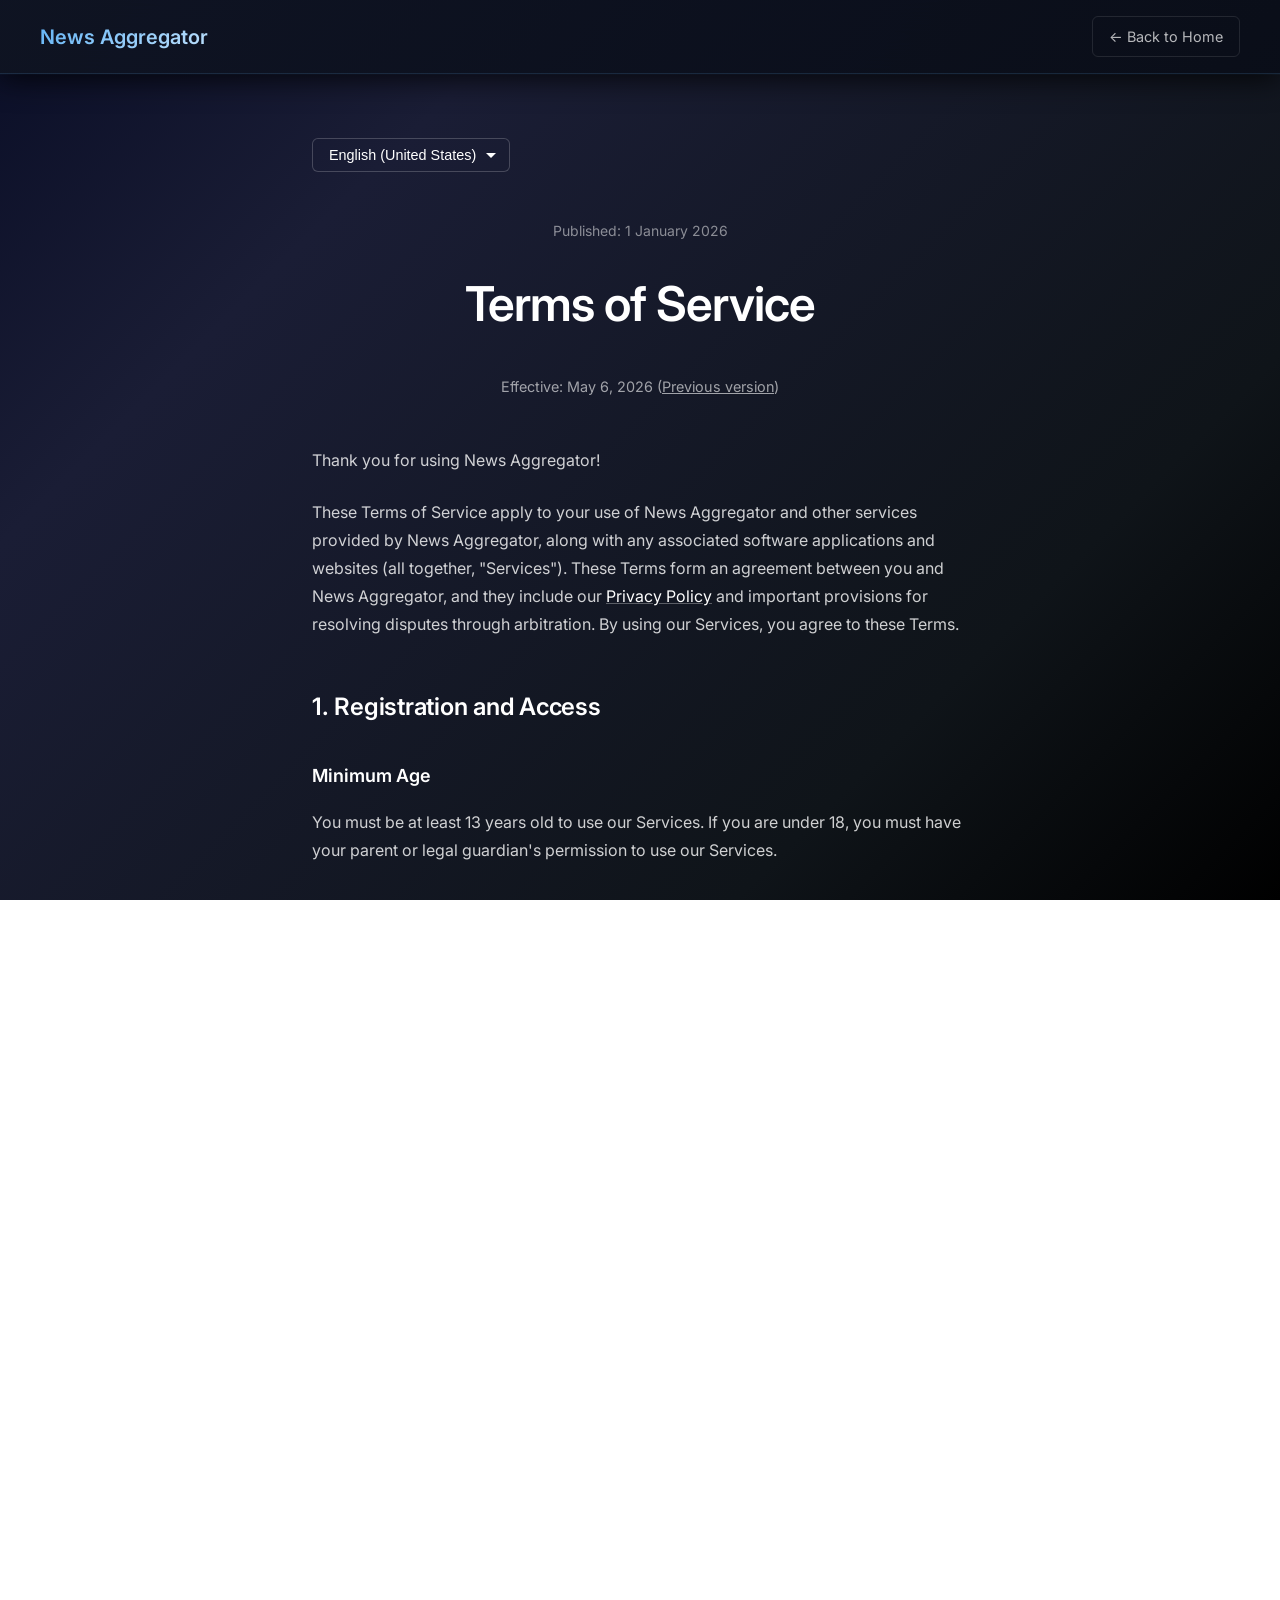
<file: index.html>
<!DOCTYPE html>
<html lang="en">
<head>
    <meta charset="UTF-8">
    <meta name="viewport" content="width=device-width, initial-scale=1.0">
    <title>Terms of Service - News Aggregator</title>
    <link href="https://fonts.googleapis.com/css2?family=Inter:wght@300;400;500;600;700&display=swap" rel="stylesheet">
    <style>
        * {
            margin: 0;
            padding: 0;
            box-sizing: border-box;
        }
        
        body {
            font-family: 'Inter', -apple-system, BlinkMacSystemFont, 'Segoe UI', sans-serif;
            background: linear-gradient(135deg, #0a0e27 0%, #1a1d35 25%, #0f1419 75%, #000000 100%);
            background-attachment: fixed;
            color: #ffffff;
            line-height: 1.6;
            -webkit-font-smoothing: antialiased;
            -moz-osx-font-smoothing: grayscale;
        }
        
        /* Header */
        header {
            background: linear-gradient(135deg, rgba(15, 20, 35, 0.98) 0%, rgba(10, 14, 25, 0.98) 100%);
            backdrop-filter: blur(20px);
            border-bottom: 1px solid rgba(100, 181, 246, 0.15);
            padding: 1rem 2rem;
            position: sticky;
            top: 0;
            z-index: 100;
            box-shadow: 0 4px 30px rgba(0, 0, 0, 0.8), 0 0 1px rgba(100, 181, 246, 0.3);
        }
        
        .header-content {
            max-width: 1200px;
            margin: 0 auto;
            display: flex;
            justify-content: space-between;
            align-items: center;
        }
        
        .logo {
            font-size: 1.25rem;
            font-weight: 600;
            color: #ffffff;
            text-decoration: none;
            display: flex;
            align-items: center;
            gap: 0.5rem;
            background: linear-gradient(135deg, #64b5f6 0%, #90caf9 50%, #bbdefb 100%);
            -webkit-background-clip: text;
            -webkit-text-fill-color: transparent;
            background-clip: text;
        }
        
        .back-link {
            color: rgba(255, 255, 255, 0.7);
            text-decoration: none;
            font-size: 0.9rem;
            transition: color 0.2s;
            padding: 0.5rem 1rem;
            border-radius: 6px;
            border: 1px solid rgba(255, 255, 255, 0.1);
        }
        
        .back-link:hover {
            color: #ffffff;
            background: rgba(255, 255, 255, 0.05);
        }
        
        /* Main Container */
        .container {
            max-width: 720px;
            margin: 0 auto;
            padding: 4rem 2rem 6rem;
        }
        
        /* Language Selector */
        .language-selector {
            margin-bottom: 3rem;
        }
        
        .language-select {
            background: transparent;
            border: 1px solid rgba(255, 255, 255, 0.2);
            color: #ffffff;
            padding: 0.5rem 2rem 0.5rem 1rem;
            border-radius: 6px;
            font-size: 0.9rem;
            cursor: pointer;
            appearance: none;
            background-image: url("data:image/svg+xml,%3Csvg xmlns='http://www.w3.org/2000/svg' width='12' height='12' viewBox='0 0 12 12'%3E%3Cpath fill='%23ffffff' d='M6 9L1 4h10z'/%3E%3C/svg%3E");
            background-repeat: no-repeat;
            background-position: right 0.75rem center;
        }
        
        .language-select:focus {
            outline: none;
            border-color: rgba(255, 255, 255, 0.4);
        }
        
        /* Published Date */
        .published-date {
            text-align: center;
            color: rgba(255, 255, 255, 0.5);
            font-size: 0.875rem;
            margin-bottom: 1.5rem;
            font-weight: 400;
        }
        
        /* Title */
        h1 {
            font-size: 3rem;
            font-weight: 600;
            text-align: center;
            margin-bottom: 2rem;
            letter-spacing: -0.02em;
        }
        
        /* Effective Date */
        .effective-date {
            text-align: center;
            color: rgba(255, 255, 255, 0.6);
            font-size: 0.9rem;
            margin-bottom: 3rem;
        }
        
        .effective-date a {
            color: rgba(255, 255, 255, 0.6);
            text-decoration: underline;
        }
        
        .effective-date a:hover {
            color: rgba(255, 255, 255, 0.8);
        }
        
        /* Content */
        .content {
            color: rgba(255, 255, 255, 0.8);
            font-size: 1rem;
            line-height: 1.75;
        }
        
        .content p {
            margin-bottom: 1.5rem;
        }
        
        .content h2 {
            font-size: 1.5rem;
            font-weight: 600;
            margin-top: 3rem;
            margin-bottom: 1.5rem;
            color: #ffffff;
            letter-spacing: -0.01em;
        }
        
        .content h3 {
            font-size: 1.125rem;
            font-weight: 600;
            margin-top: 2rem;
            margin-bottom: 1rem;
            color: #ffffff;
        }
        
        .content ul, .content ol {
            margin-left: 1.5rem;
            margin-bottom: 1.5rem;
        }
        
        .content li {
            margin-bottom: 0.75rem;
            color: rgba(255, 255, 255, 0.8);
        }
        
        .content a {
            color: #ffffff;
            text-decoration: underline;
            text-decoration-color: rgba(255, 255, 255, 0.3);
            transition: text-decoration-color 0.2s;
        }
        
        .content a:hover {
            text-decoration-color: rgba(255, 255, 255, 0.8);
        }
        
        .content strong {
            color: #ffffff;
            font-weight: 600;
        }
        
        /* Info Box */
        .info-box {
            background: rgba(255, 255, 255, 0.05);
            border: 1px solid rgba(255, 255, 255, 0.1);
            border-radius: 8px;
            padding: 1.5rem;
            margin: 2rem 0;
        }
        
        .info-box p {
            margin-bottom: 0;
        }
        
        /* Footer */
        footer {
            border-top: 1px solid rgba(255, 255, 255, 0.1);
            padding: 2rem;
            text-align: center;
        }
        
        .footer-content {
            max-width: 720px;
            margin: 0 auto;
            color: rgba(255, 255, 255, 0.5);
            font-size: 0.875rem;
        }
        
        .footer-links {
            display: flex;
            justify-content: center;
            gap: 2rem;
            margin-bottom: 1rem;
            flex-wrap: wrap;
        }
        
        .footer-links a {
            color: rgba(255, 255, 255, 0.6);
            text-decoration: none;
            transition: color 0.2s;
        }
        
        .footer-links a:hover {
            color: #ffffff;
        }
        
        /* Responsive */
        @media (max-width: 768px) {
            h1 {
                font-size: 2rem;
            }
            
            .container {
                padding: 3rem 1.5rem 4rem;
            }
            
            header {
                padding: 1rem 1.5rem;
            }
            
            .header-content {
                flex-direction: column;
                gap: 1rem;
            }
        }
    </style>
</head>
<body>
    <header>
        <div class="header-content">
            <a href="index.html" class="logo">News Aggregator</a>
            <a href="index.html" class="back-link">← Back to Home</a>
        </div>
    </header>

    <div class="container">
        <div class="language-selector">
            <select class="language-select">
                <option value="en">English (United States)</option>
            </select>
        </div>

        <div class="published-date">Published: 1 January 2026</div>

        <h1>Terms of Service</h1>

        <div class="effective-date">
            Effective: May 6, 2026 (<a href="#previous">Previous version</a>)
        </div>

        <div class="content">
            <p>Thank you for using News Aggregator!</p>

            <p>These Terms of Service apply to your use of News Aggregator and other services provided by News Aggregator, along with any associated software applications and websites (all together, "Services"). These Terms form an agreement between you and News Aggregator, and they include our <a href="privacy.html">Privacy Policy</a> and important provisions for resolving disputes through arbitration. By using our Services, you agree to these Terms.</p>

            <h2>1. Registration and Access</h2>
            
            <h3>Minimum Age</h3>
            <p>You must be at least 13 years old to use our Services. If you are under 18, you must have your parent or legal guardian's permission to use our Services.</p>

            <h3>Registration</h3>
            <p>When you create an account with us, you must provide accurate, complete, and current information at all times. You are responsible for safeguarding your password and for all activities that occur under your account. We offer multiple authentication methods:</p>
            <ul>
                <li><strong>Email & Password:</strong> Traditional account creation with secure password hashing</li>
                <li><strong>Google Sign-In:</strong> OAuth 2.0 authentication via Google Identity Services</li>
            </ul>

            <h3>Account Security</h3>
            <p>You agree to:</p>
            <ul>
                <li>Keep your password confidential and not share it with anyone</li>
                <li>Notify us immediately of any unauthorized access or security breach</li>
                <li>Accept responsibility for all activities under your account</li>
                <li>Use a strong, unique password for your account</li>
            </ul>

            <h2>2. Using Our Services</h2>

            <h3>What You Can Do</h3>
            <p>Subject to your compliance with these Terms, you may access and use our Services for personal, non-commercial purposes. Our Services provide:</p>
            <ul>
                <li>Real-time news aggregation from multiple sources</li>
                <li>Personalized news feeds based on your preferences</li>
                <li>Advanced search and filtering capabilities</li>
                <li>Bookmarking functionality for registered users</li>
                <li>Multi-device access with responsive design</li>
            </ul>

            <div class="info-box">
                <p><strong>Important:</strong> We do not create, host, or own the news content displayed on our platform. All articles, headlines, and media are the property of their respective original publishers. We act solely as an aggregator and provide links to the original sources.</p>
            </div>

            <h3>What You Cannot Do</h3>
            <p>You may not use our Services to:</p>
            <ul>
                <li>Scrape, datamine, or mechanically extract content without express written permission</li>
                <li>Attempt to bypass or compromise our security features</li>
                <li>Impersonate any person or entity</li>
                <li>Engage in any activity that disrupts or interferes with the Services</li>
                <li>Use automated tools (bots, scrapers) to access the Services</li>
                <li>Violate any applicable laws or regulations</li>
                <li>Infringe on intellectual property rights</li>
                <li>Transmit malicious code or viruses</li>
            </ul>

            <h2>3. Content and Intellectual Property</h2>

            <h3>Our Content</h3>
            <p>The News Aggregator interface, original graphics, design, software code, and database structure are the exclusive property of News Aggregator and its licensors. You may not reproduce, distribute, modify, or create derivative works without our permission.</p>

            <h3>Third-Party Content</h3>
            <p>All news articles, headlines, summaries, and images are the property of their respective original publishers and copyright holders. We display excerpts and link directly to the original source in accordance with fair use principles.</p>

            <h3>Copyright Infringement</h3>
            <p>If you believe your copyrighted work has been used on our platform in a way that constitutes copyright infringement, please contact us with:</p>
            <ul>
                <li>Description of the copyrighted work</li>
                <li>URL of the allegedly infringing content</li>
                <li>Your contact information</li>
                <li>A statement of good faith belief</li>
                <li>Electronic or physical signature</li>
            </ul>

            <h2>4. Privacy and Data Protection</h2>
            <p>Your privacy is important to us. Our <a href="privacy.html">Privacy Policy</a> explains how we collect, use, and protect your personal information. By using our Services, you agree to our data practices as described in the Privacy Policy.</p>

            <p>We implement industry-standard security measures including:</p>
            <ul>
                <li>Bcrypt password hashing with cost factor 12</li>
                <li>HTTPOnly and SameSite cookies</li>
                <li>Session regeneration to prevent fixation attacks</li>
                <li>Rate limiting to prevent brute force attacks</li>
                <li>SQL injection prevention with prepared statements</li>
            </ul>

            <h2>5. Disclaimers and Limitations</h2>

            <h3>Service "As Is"</h3>
            <p>THE SERVICES ARE PROVIDED "AS IS" AND "AS AVAILABLE" WITHOUT WARRANTIES OF ANY KIND, EITHER EXPRESS OR IMPLIED. We do not warrant that:</p>
            <ul>
                <li>The Services will be uninterrupted, timely, secure, or error-free</li>
                <li>The content will be accurate, reliable, or complete</li>
                <li>Any errors will be corrected</li>
                <li>The Services will meet your requirements</li>
            </ul>

            <h3>Limitation of Liability</h3>
            <p>TO THE MAXIMUM EXTENT PERMITTED BY LAW, NEWS AGGREGATOR SHALL NOT BE LIABLE FOR ANY INDIRECT, INCIDENTAL, SPECIAL, CONSEQUENTIAL, OR PUNITIVE DAMAGES, INCLUDING WITHOUT LIMITATION, LOSS OF PROFITS, DATA, USE, GOODWILL, OR OTHER INTANGIBLE LOSSES.</p>

            <p>Our total liability shall not exceed the greater of (a) the amount you paid us in the 12 months preceding the claim, or (b) $100 USD.</p>

            <h2>6. Termination</h2>
            <p>We may suspend or terminate your access to the Services at any time, without prior notice, for conduct that we believe:</p>
            <ul>
                <li>Violates these Terms or our Acceptable Use Policy</li>
                <li>Is harmful to other users or third parties</li>
                <li>Involves fraudulent, illegal, or abusive activity</li>
                <li>Exposes us to legal liability</li>
            </ul>

            <p>You may delete your account at any time through the Settings page. Upon deletion, your personal data will be handled in accordance with our Privacy Policy.</p>

            <h2>7. Changes to These Terms</h2>
            <p>We may update these Terms from time to time. If we make material changes, we will:</p>
            <ul>
                <li>Update the "Effective" date at the top of this page</li>
                <li>Provide at least 30 days' notice for significant changes</li>
                <li>Notify registered users via email or prominent notice</li>
            </ul>

            <p>By continuing to use the Services after changes become effective, you agree to be bound by the updated Terms.</p>

            <h2>8. Dispute Resolution</h2>

            <h3>Governing Law</h3>
            <p>These Terms shall be governed by and construed in accordance with applicable laws, without regard to conflict of law provisions.</p>

            <h3>Arbitration</h3>
            <p>Any disputes arising from these Terms or your use of the Services shall be resolved through good faith negotiation. If negotiation fails, disputes may be submitted to binding arbitration or the appropriate courts.</p>

            <h2>9. General Terms</h2>

            <h3>Entire Agreement</h3>
            <p>These Terms, together with our Privacy Policy, constitute the entire agreement between you and News Aggregator regarding the Services.</p>

            <h3>Severability</h3>
            <p>If any provision of these Terms is found to be unenforceable, that provision shall be limited or eliminated to the minimum extent necessary, and the remaining provisions shall remain in full force.</p>

            <h3>No Waiver</h3>
            <p>Our failure to enforce any right or provision of these Terms shall not constitute a waiver of such right or provision.</p>

            <h3>Assignment</h3>
            <p>You may not assign or transfer these Terms without our prior written consent. We may assign these Terms without restriction.</p>

            <h2>10. Contact Us</h2>
            <p>If you have any questions about these Terms, please contact us:</p>
            <ul>
                <li><strong>Developer:</strong> Ashish Gupta</li>
                <li><strong>Portfolio:</strong> <a href="https://bitcodeashishcloud.github.io/Ashish-Gupta" target="_blank">Visit Portfolio</a></li>
                <li><strong>GitHub:</strong> <a href="https://github.com/bitcodeAShishcloud" target="_blank">@bitcodeAShishcloud</a></li>
                <li><strong>LinkedIn:</strong> <a href="https://www.linkedin.com/in/ashish-gupta-037973259/" target="_blank">Ashish Gupta</a></li>
            </ul>

            <p>For urgent security issues, please mark your communication as "URGENT - SECURITY" in the subject line.</p>
        </div>
    </div>

    <footer>
        <div class="footer-content">
            <div class="footer-links">
                <a href="index.html">Home</a>
                <a href="privacy.html">Privacy Policy</a>
                <a href="#contact">Contact</a>
            </div>
            <p>&copy; 2026 News Aggregator. All rights reserved.</p>
        </div>
    </footer>
</body>
</html>
</file>
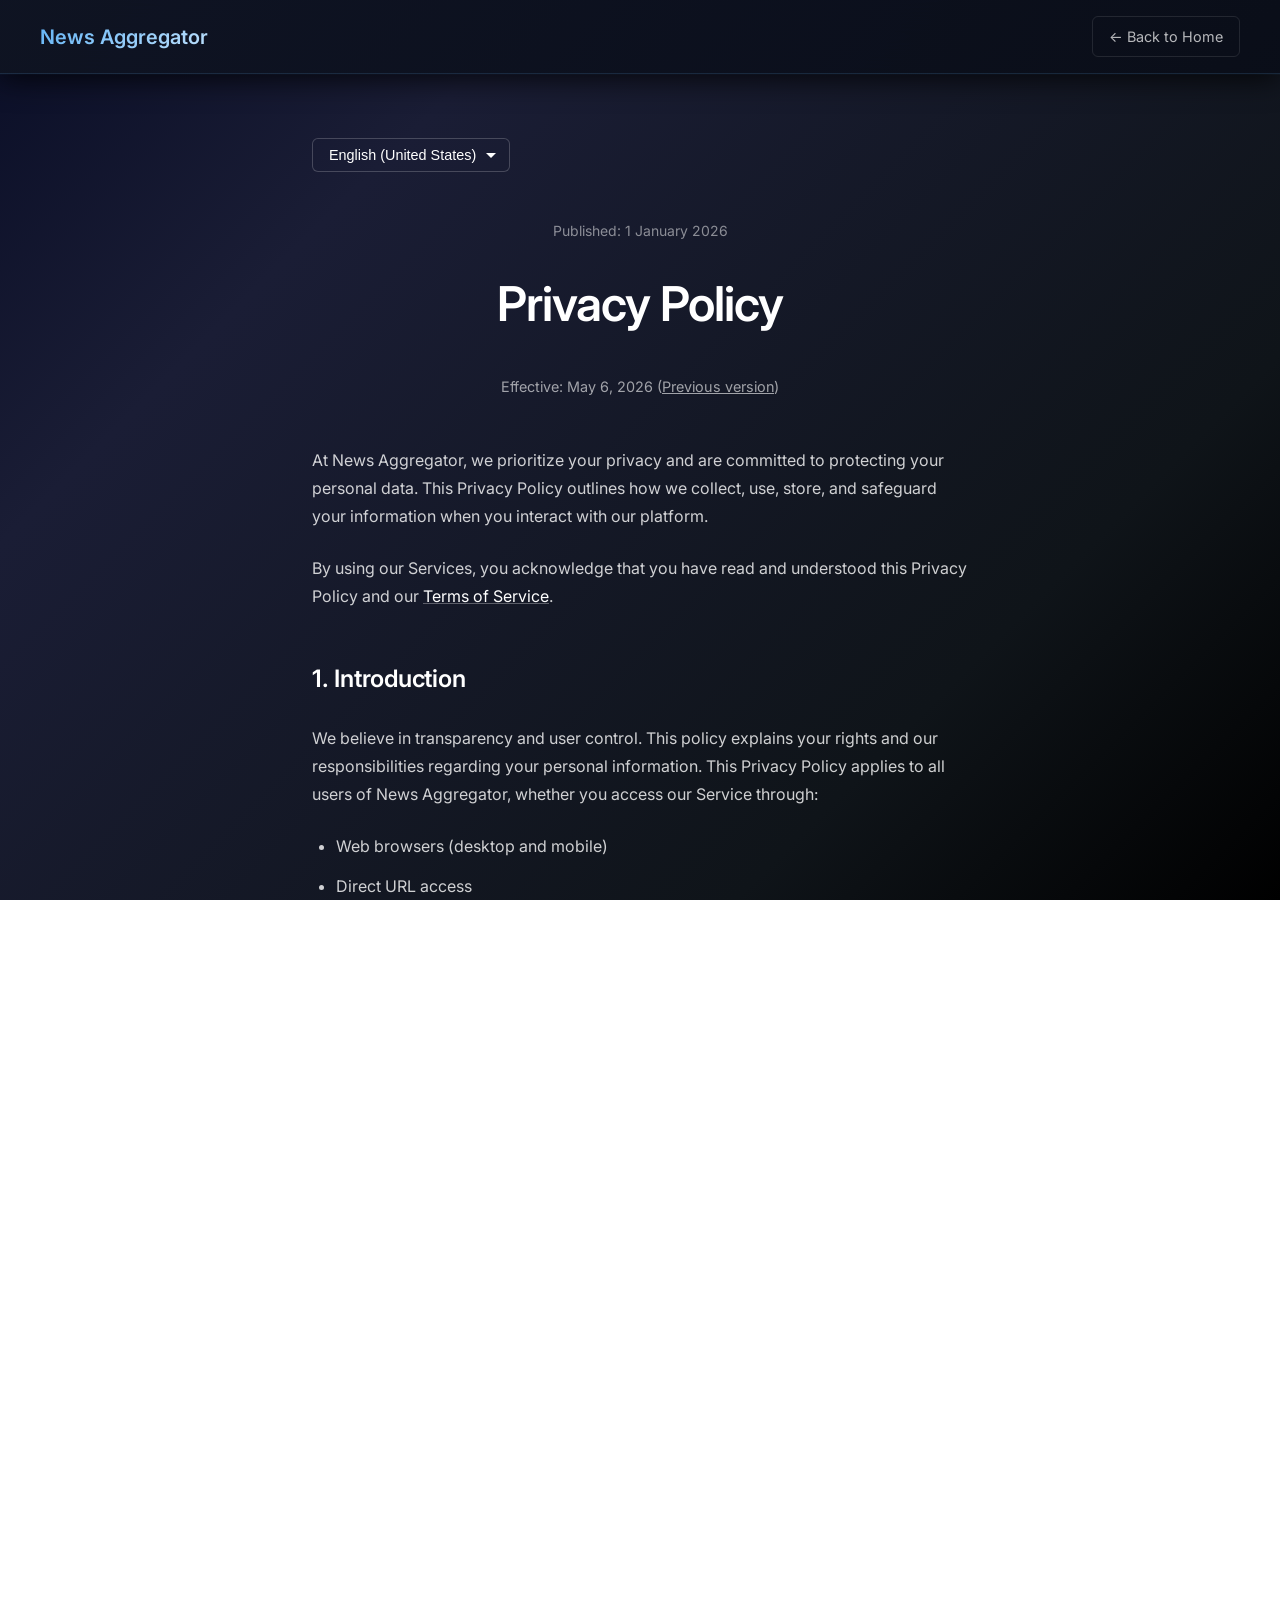
<file: public/privacy.html>
<!DOCTYPE html>
<html lang="en">
<head>
    <meta charset="UTF-8">
    <meta name="viewport" content="width=device-width, initial-scale=1.0">
    <title>Privacy Policy - News Aggregator</title>
    <link href="https://fonts.googleapis.com/css2?family=Inter:wght@300;400;500;600;700&display=swap" rel="stylesheet">
    <style>
        * {
            margin: 0;
            padding: 0;
            box-sizing: border-box;
        }
        
        body {
            font-family: 'Inter', -apple-system, BlinkMacSystemFont, 'Segoe UI', sans-serif;
            background: linear-gradient(135deg, #0a0e27 0%, #1a1d35 25%, #0f1419 75%, #000000 100%);
            background-attachment: fixed;
            color: #ffffff;
            line-height: 1.6;
            -webkit-font-smoothing: antialiased;
            -moz-osx-font-smoothing: grayscale;
        }
        
        /* Header */
        header {
            background: linear-gradient(135deg, rgba(15, 20, 35, 0.98) 0%, rgba(10, 14, 25, 0.98) 100%);
            backdrop-filter: blur(20px);
            border-bottom: 1px solid rgba(100, 181, 246, 0.15);
            padding: 1rem 2rem;
            position: sticky;
            top: 0;
            z-index: 100;
            box-shadow: 0 4px 30px rgba(0, 0, 0, 0.8), 0 0 1px rgba(100, 181, 246, 0.3);
        }
        
        .header-content {
            max-width: 1200px;
            margin: 0 auto;
            display: flex;
            justify-content: space-between;
            align-items: center;
        }
        
        .logo {
            font-size: 1.25rem;
            font-weight: 600;
            color: #ffffff;
            text-decoration: none;
            display: flex;
            align-items: center;
            gap: 0.5rem;
            background: linear-gradient(135deg, #64b5f6 0%, #90caf9 50%, #bbdefb 100%);
            -webkit-background-clip: text;
            -webkit-text-fill-color: transparent;
            background-clip: text;
        }
        
        .back-link {
            color: rgba(255, 255, 255, 0.7);
            text-decoration: none;
            font-size: 0.9rem;
            transition: color 0.2s;
            padding: 0.5rem 1rem;
            border-radius: 6px;
            border: 1px solid rgba(255, 255, 255, 0.1);
        }
        
        .back-link:hover {
            color: #ffffff;
            background: rgba(255, 255, 255, 0.05);
        }
        
        /* Main Container */
        .container {
            max-width: 720px;
            margin: 0 auto;
            padding: 4rem 2rem 6rem;
        }
        
        /* Language Selector */
        .language-selector {
            margin-bottom: 3rem;
        }
        
        .language-select {
            background: transparent;
            border: 1px solid rgba(255, 255, 255, 0.2);
            color: #ffffff;
            padding: 0.5rem 2rem 0.5rem 1rem;
            border-radius: 6px;
            font-size: 0.9rem;
            cursor: pointer;
            appearance: none;
            background-image: url("data:image/svg+xml,%3Csvg xmlns='http://www.w3.org/2000/svg' width='12' height='12' viewBox='0 0 12 12'%3E%3Cpath fill='%23ffffff' d='M6 9L1 4h10z'/%3E%3C/svg%3E");
            background-repeat: no-repeat;
            background-position: right 0.75rem center;
        }
        
        .language-select:focus {
            outline: none;
            border-color: rgba(255, 255, 255, 0.4);
        }
        
        /* Published Date */
        .published-date {
            text-align: center;
            color: rgba(255, 255, 255, 0.5);
            font-size: 0.875rem;
            margin-bottom: 1.5rem;
            font-weight: 400;
        }
        
        /* Title */
        h1 {
            font-size: 3rem;
            font-weight: 600;
            text-align: center;
            margin-bottom: 2rem;
            letter-spacing: -0.02em;
        }
        
        /* Effective Date */
        .effective-date {
            text-align: center;
            color: rgba(255, 255, 255, 0.6);
            font-size: 0.9rem;
            margin-bottom: 3rem;
        }
        
        .effective-date a {
            color: rgba(255, 255, 255, 0.6);
            text-decoration: underline;
        }
        
        .effective-date a:hover {
            color: rgba(255, 255, 255, 0.8);
        }
        
        /* Content */
        .content {
            color: rgba(255, 255, 255, 0.8);
            font-size: 1rem;
            line-height: 1.75;
        }
        
        .content p {
            margin-bottom: 1.5rem;
        }
        
        .content h2 {
            font-size: 1.5rem;
            font-weight: 600;
            margin-top: 3rem;
            margin-bottom: 1.5rem;
            color: #ffffff;
            letter-spacing: -0.01em;
        }
        
        .content h3 {
            font-size: 1.125rem;
            font-weight: 600;
            margin-top: 2rem;
            margin-bottom: 1rem;
            color: #ffffff;
        }
        
        .content ul, .content ol {
            margin-left: 1.5rem;
            margin-bottom: 1.5rem;
        }
        
        .content li {
            margin-bottom: 0.75rem;
            color: rgba(255, 255, 255, 0.8);
        }
        
        .content a {
            color: #ffffff;
            text-decoration: underline;
            text-decoration-color: rgba(255, 255, 255, 0.3);
            transition: text-decoration-color 0.2s;
        }
        
        .content a:hover {
            text-decoration-color: rgba(255, 255, 255, 0.8);
        }
        
        .content strong {
            color: #ffffff;
            font-weight: 600;
        }
        
        /* Info Box */
        .info-box {
            background: rgba(255, 255, 255, 0.05);
            border: 1px solid rgba(255, 255, 255, 0.1);
            border-radius: 8px;
            padding: 1.5rem;
            margin: 2rem 0;
        }
        
        .info-box p {
            margin-bottom: 0.75rem;
        }
        
        .info-box p:last-child {
            margin-bottom: 0;
        }
        
        .info-box ul {
            margin-top: 0.75rem;
            margin-bottom: 0;
        }
        
        /* Footer */
        footer {
            border-top: 1px solid rgba(255, 255, 255, 0.1);
            padding: 2rem;
            text-align: center;
        }
        
        .footer-content {
            max-width: 720px;
            margin: 0 auto;
            color: rgba(255, 255, 255, 0.5);
            font-size: 0.875rem;
        }
        
        .footer-links {
            display: flex;
            justify-content: center;
            gap: 2rem;
            margin-bottom: 1rem;
            flex-wrap: wrap;
        }
        
        .footer-links a {
            color: rgba(255, 255, 255, 0.6);
            text-decoration: none;
            transition: color 0.2s;
        }
        
        .footer-links a:hover {
            color: #ffffff;
        }
        
        /* Responsive */
        @media (max-width: 768px) {
            h1 {
                font-size: 2rem;
            }
            
            .container {
                padding: 3rem 1.5rem 4rem;
            }
            
            header {
                padding: 1rem 1.5rem;
            }
            
            .header-content {
                flex-direction: column;
                gap: 1rem;
            }
        }
    </style>
</head>
<body>
    <header>
        <div class="header-content">
            <a href="index.html" class="logo">News Aggregator</a>
            <a href="index.html" class="back-link">← Back to Home</a>
        </div>
    </header>

    <div class="container">
        <div class="language-selector">
            <select class="language-select">
                <option value="en">English (United States)</option>
            </select>
        </div>

        <div class="published-date">Published: 1 January 2026</div>

        <h1>Privacy Policy</h1>

        <div class="effective-date">
            Effective: May 6, 2026 (<a href="#previous">Previous version</a>)
        </div>

        <div class="content">
            <p>At News Aggregator, we prioritize your privacy and are committed to protecting your personal data. This Privacy Policy outlines how we collect, use, store, and safeguard your information when you interact with our platform.</p>

            <p>By using our Services, you acknowledge that you have read and understood this Privacy Policy and our <a href="terms.html">Terms of Service</a>.</p>

            <h2>1. Introduction</h2>
            <p>We believe in transparency and user control. This policy explains your rights and our responsibilities regarding your personal information. This Privacy Policy applies to all users of News Aggregator, whether you access our Service through:</p>
            <ul>
                <li>Web browsers (desktop and mobile)</li>
                <li>Direct URL access</li>
                <li>Third-party authentication (Google Sign-In)</li>
            </ul>

            <div class="info-box">
                <p><strong>Our Commitment:</strong> We practice data minimization and only collect information necessary to provide you with a personalized news experience. We do not sell, trade, or rent your personal information to third parties.</p>
            </div>

            <h2>2. Information We Collect</h2>
            <p>We collect only the information necessary to provide you with a personalized news experience.</p>

            <h3>Account Information</h3>
            <p>When you register for an account, we collect:</p>
            <ul>
                <li><strong>Username:</strong> Your chosen display name (3-30 characters)</li>
                <li><strong>Email Address:</strong> Must be a valid @gmail.com address for local registration</li>
                <li><strong>Password:</strong> Securely hashed using bcrypt algorithm (we never store plaintext passwords)</li>
                <li><strong>Security Question & Answer:</strong> Encrypted and used for account recovery</li>
                <li><strong>Account Creation Date:</strong> Timestamp of registration</li>
            </ul>

            <h3>Google Authentication Data</h3>
            <p>If you sign in using Google, we receive:</p>
            <ul>
                <li><strong>Email Address:</strong> Your verified Google email</li>
                <li><strong>Profile Name:</strong> Used to generate your username</li>
                <li><strong>Google User ID:</strong> Unique identifier for authentication</li>
                <li><strong>Authentication Token:</strong> Provided by Google's secure OAuth 2.0 APIs</li>
            </ul>

            <div class="info-box">
                <p><strong>Google Sign-In Security:</strong> We use Google's official Identity Services API with JWT validation. We do not have access to your Google password or any other Google account data beyond what is explicitly shared during the authentication process.</p>
            </div>

            <h3>Usage Data</h3>
            <p>We may temporarily log non-personally identifiable information for security and analytics:</p>
            <ul>
                <li><strong>IP Address:</strong> For rate limiting and abuse prevention</li>
                <li><strong>Browser Type & Version:</strong> For compatibility and optimization</li>
                <li><strong>Device Information:</strong> Operating system and screen resolution</li>
                <li><strong>Timestamp Data:</strong> When you access the Service</li>
                <li><strong>Session Information:</strong> Login/logout times and session duration</li>
                <li><strong>User Agent:</strong> For session validation and security</li>
            </ul>

            <h3>User Preferences</h3>
            <ul>
                <li><strong>Saved Articles:</strong> Articles you bookmark for later reading</li>
                <li><strong>Category Preferences:</strong> Your preferred news categories</li>
                <li><strong>UI Settings:</strong> Theme preferences and display options</li>
            </ul>

            <h2>3. How We Use Your Information</h2>
            <p>Your data is used strictly for the following legitimate operational purposes:</p>

            <h3>Authentication & Security</h3>
            <ul>
                <li>Verify your identity and maintain secure sessions</li>
                <li>Prevent unauthorized access to your account</li>
                <li>Detect and prevent fraudulent activity</li>
                <li>Implement rate limiting to prevent abuse</li>
                <li>Monitor for suspicious login attempts</li>
            </ul>

            <h3>Service Functionality</h3>
            <ul>
                <li>Provide personalized news feed based on your preferences</li>
                <li>Save and retrieve your bookmarked articles</li>
                <li>Remember your category and source filters</li>
                <li>Maintain your UI preferences across sessions</li>
            </ul>

            <h3>Account Recovery</h3>
            <ul>
                <li>Facilitate password reset through security questions</li>
                <li>Verify your identity during account recovery</li>
                <li>Send account-related notifications (if implemented)</li>
            </ul>

            <h3>Platform Improvement</h3>
            <ul>
                <li>Analyze usage patterns to improve user experience</li>
                <li>Optimize performance and fix bugs</li>
                <li>Understand which features are most valuable</li>
                <li>Ensure compatibility across devices and browsers</li>
            </ul>

            <div class="info-box">
                <p><strong>What We DON'T Do:</strong> We do NOT use your data for selling or renting to third parties, targeted advertising or marketing, profiling or behavioral tracking, sharing with data brokers, or any purpose not explicitly stated in this policy.</p>
            </div>

            <h2>4. Data Storage & Security</h2>
            <p>We implement industry-standard security measures to protect your personal information from unauthorized access, alteration, disclosure, or destruction.</p>

            <h3>Data Storage</h3>
            <ul>
                <li><strong>Database:</strong> MySQL database hosted on secure servers</li>
                <li><strong>Location:</strong> Data is stored on InfinityFree hosting infrastructure</li>
                <li><strong>Encryption at Rest:</strong> Database-level encryption for sensitive data</li>
                <li><strong>Backup Policy:</strong> Regular automated backups for disaster recovery</li>
            </ul>

            <h3>Security Measures</h3>
            <ul>
                <li><strong>Password Hashing:</strong> Bcrypt algorithm with cost factor 12 (irreversible)</li>
                <li><strong>Session Security:</strong> HTTPOnly and SameSite cookies to prevent XSS attacks</li>
                <li><strong>Session Regeneration:</strong> New session IDs after login to prevent fixation</li>
                <li><strong>Session Validation:</strong> IP address and User-Agent verification</li>
                <li><strong>Rate Limiting:</strong> Protection against brute force attacks</li>
                <li><strong>SQL Injection Prevention:</strong> Prepared statements with PDO</li>
                <li><strong>XSS Protection:</strong> Input sanitization and output encoding</li>
                <li><strong>HTTPS Enforcement:</strong> Encrypted data transmission (recommended)</li>
            </ul>

            <div class="info-box">
                <p><strong>Security Limitations:</strong> While we implement robust security measures, no system is 100% secure. You are responsible for keeping your password confidential, using a strong unique password, logging out from shared devices, and reporting suspicious activity immediately.</p>
            </div>

            <h3>Data Retention</h3>
            <p>We retain your personal data for as long as your account is active or as needed to provide services. Upon account deletion:</p>
            <ul>
                <li><strong>Immediately Deleted:</strong> Active session, saved preferences, bookmarks</li>
                <li><strong>Retained for Security:</strong> Username, email, and OAuth identifiers (to prevent abuse)</li>
                <li><strong>Retention Period:</strong> Security logs retained for 90 days</li>
            </ul>

            <h2>5. Third-Party Sharing & External Links</h2>
            <p>We do not sell, trade, or rent your personal identification information to third parties. However, we work with certain service providers and external platforms:</p>

            <h3>Google Identity Services</h3>
            <p>When you use Google Sign-In:</p>
            <ul>
                <li>Google provides us with your email and profile information</li>
                <li>We do not share your News Aggregator data back with Google</li>
                <li>Google's Privacy Policy applies to their authentication service</li>
                <li>You can revoke access anytime through your Google Account settings</li>
            </ul>

            <h3>News Content Providers</h3>
            <p>When you click on a news article:</p>
            <ul>
                <li>You are redirected to the original publisher's website</li>
                <li>The publisher's privacy policy applies to that visit</li>
                <li>We are not responsible for third-party privacy practices</li>
                <li>We do not track your activity on external sites</li>
            </ul>

            <h3>Hosting Provider</h3>
            <ul>
                <li><strong>Provider:</strong> InfinityFree</li>
                <li><strong>Purpose:</strong> Website hosting and database storage</li>
                <li><strong>Data Access:</strong> Infrastructure-level access only</li>
                <li><strong>Their Policy:</strong> Subject to InfinityFree's terms and privacy policy</li>
            </ul>

            <div class="info-box">
                <p><strong>External Links:</strong> Our Service contains links to external websites. We are not responsible for the privacy practices or content of these third-party sites. We encourage you to read their privacy policies before providing any personal information.</p>
            </div>

            <h2>6. Your Privacy Rights & Data Control</h2>
            <p>You retain full rights over your personal data. We provide you with tools to access, modify, and delete your information.</p>

            <h3>Right to Access</h3>
            <p>You have the right to:</p>
            <ul>
                <li>View your account information in the Profile section</li>
                <li>Request a copy of all data we have about you</li>
                <li>Know how your data is being used</li>
            </ul>

            <h3>Right to Rectification</h3>
            <p>You can update your information through:</p>
            <ul>
                <li>Profile settings (username, email)</li>
                <li>Security settings (password, security question)</li>
                <li>Preferences (saved articles, categories)</li>
            </ul>

            <h3>Right to Deletion</h3>
            <p>You can delete your account at any time through Settings. Upon deletion:</p>
            <ul>
                <li><strong>Immediately Removed:</strong> Active sessions, bookmarks, preferences, password</li>
                <li><strong>Retained for Security:</strong> Username, email, OAuth ID (to prevent re-registration abuse)</li>
                <li><strong>Retention Justification:</strong> Operational integrity, regulatory compliance, fraud prevention</li>
            </ul>

            <div class="info-box">
                <p><strong>Data Retention Notice:</strong> Certain foundational records (username, email, authentication identifiers) may be retained after account deletion in accordance with industry standards for platform security and audit compliance. This prevents abuse through repeated account creation and helps us comply with legal obligations.</p>
            </div>

            <h3>Right to Data Portability</h3>
            <p>You can request an export of your data in a machine-readable format (JSON/CSV) by contacting us.</p>

            <h3>Right to Object</h3>
            <p>You can object to certain data processing activities by:</p>
            <ul>
                <li>Disabling cookies in your browser</li>
                <li>Opting out of analytics (if implemented)</li>
                <li>Contacting us with specific concerns</li>
            </ul>

            <h2>7. Cookies & Tracking Technologies</h2>
            <p>We use cookies and similar technologies to enhance your experience and maintain secure sessions.</p>

            <h3>Session Cookies</h3>
            <p>Essential cookies that keep you logged in:</p>
            <ul>
                <li><strong>Purpose:</strong> Maintain authenticated sessions</li>
                <li><strong>Type:</strong> HTTPOnly, SameSite=Lax</li>
                <li><strong>Duration:</strong> Session-based (deleted when browser closes)</li>
                <li><strong>Required:</strong> Yes (cannot use Service without them)</li>
            </ul>

            <h3>Local Storage</h3>
            <p>Browser storage for UI preferences:</p>
            <ul>
                <li><strong>Purpose:</strong> Save theme preferences, avatar selection</li>
                <li><strong>Data Stored:</strong> Non-sensitive UI settings only</li>
                <li><strong>Transmission:</strong> Never sent to our servers</li>
                <li><strong>Control:</strong> Can be cleared through browser settings</li>
            </ul>

            <h3>Analytics Cookies</h3>
            <p>Currently, we do NOT use:</p>
            <ul>
                <li>Google Analytics or similar tracking</li>
                <li>Third-party advertising cookies</li>
                <li>Social media tracking pixels</li>
                <li>Cross-site tracking technologies</li>
            </ul>

            <div class="info-box">
                <p><strong>Managing Cookies:</strong> You can control cookies through your browser settings. Blocking all cookies may prevent login functionality. Deleting cookies will log you out of the Service. Third-party cookies can be blocked without affecting our Service.</p>
            </div>

            <h2>8. Children's Privacy (COPPA Compliance)</h2>
            <p>News Aggregator is committed to protecting the privacy of children and complying with the Children's Online Privacy Protection Act (COPPA).</p>

            <h3>Age Restrictions</h3>
            <ul>
                <li><strong>Minimum Age:</strong> You must be at least 13 years old to use our Service</li>
                <li><strong>Verification:</strong> We do not knowingly collect information from children under 13</li>
                <li><strong>Parental Consent:</strong> Users aged 13-17 should have parental permission</li>
            </ul>

            <div class="info-box">
                <p><strong>If You Are Under 13:</strong> If you are under 13 years old, please do not use this Service or provide any personal information. If we discover that we have collected information from a child under 13, we will delete it immediately.</p>
            </div>

            <h3>For Parents & Guardians</h3>
            <p>If you believe your child under 13 has provided us with personal information:</p>
            <ul>
                <li>Contact us immediately using the information in Section 11</li>
                <li>We will delete the information within 48 hours</li>
                <li>We will terminate the account if one was created</li>
            </ul>

            <h2>9. International Users & Data Transfers</h2>
            <p>News Aggregator is hosted on servers that may be located in different jurisdictions. By using our Service, you consent to the transfer of your information to these locations.</p>

            <h3>Data Transfer</h3>
            <ul>
                <li><strong>Hosting Location:</strong> InfinityFree servers (location may vary)</li>
                <li><strong>Data Processing:</strong> May occur in different countries</li>
                <li><strong>Protection:</strong> We ensure appropriate safeguards are in place</li>
            </ul>

            <h3>GDPR Compliance (EU Users)</h3>
            <p>If you are located in the European Economic Area (EEA), you have additional rights under GDPR:</p>
            <ul>
                <li><strong>Legal Basis:</strong> Consent and legitimate interests</li>
                <li><strong>Data Controller:</strong> News Aggregator (Ashish Gupta)</li>
                <li><strong>Right to Complain:</strong> You can file a complaint with your local data protection authority</li>
                <li><strong>Data Protection Officer:</strong> Contact information provided in Section 11</li>
            </ul>

            <h3>California Privacy Rights (CCPA)</h3>
            <p>California residents have specific rights under CCPA:</p>
            <ul>
                <li>Right to know what personal information is collected</li>
                <li>Right to delete personal information</li>
                <li>Right to opt-out of sale (we don't sell data)</li>
                <li>Right to non-discrimination for exercising rights</li>
            </ul>

            <div class="info-box">
                <p><strong>International Compliance:</strong> We strive to comply with privacy laws in all jurisdictions where our users are located. If you have specific concerns about data protection in your country, please contact us.</p>
            </div>

            <h2>10. Changes to This Privacy Policy</h2>
            <p>We may update this Privacy Policy from time to time to reflect changes in our practices, technology, legal requirements, or other factors.</p>

            <h3>Notification of Changes</h3>
            <p>When we make changes, we will:</p>
            <ul>
                <li>Update the "Last Updated" date at the top of this page</li>
                <li>Provide at least 30 days' notice for material changes</li>
                <li>Notify registered users via email (if email notifications are enabled)</li>
                <li>Display a prominent notice on the Service</li>
            </ul>

            <h3>Your Acceptance</h3>
            <p>By continuing to use the Service after changes become effective, you accept the updated Privacy Policy. If you do not agree with the changes:</p>
            <ul>
                <li>Stop using the Service</li>
                <li>Delete your account through Settings</li>
                <li>Contact us with concerns before the changes take effect</li>
            </ul>

            <div class="info-box">
                <p><strong>Version History:</strong> We maintain a history of significant changes to this Privacy Policy. You can request previous versions by contacting us.</p>
            </div>

            <h3>Regular Review</h3>
            <p>We encourage you to review this Privacy Policy periodically to stay informed about how we protect your information. We recommend checking this page:</p>
            <ul>
                <li>Before providing new personal information</li>
                <li>After receiving a notification of changes</li>
                <li>At least once every 6 months</li>
            </ul>

            <h2>11. Contact Us & Data Protection</h2>
            <p>If you have any questions, concerns, or requests regarding this Privacy Policy or our data practices, please contact us through the following channels:</p>

            <div class="info-box">
                <p><strong>Contact Information:</strong></p>
                <ul>
                    <li><strong>Developer:</strong> Ashish Gupta</li>
                    <li><strong>Portfolio:</strong> <a href="https://bitcodeashishcloud.github.io/Ashish-Gupta" target="_blank">Visit Portfolio</a></li>
                    <li><strong>GitHub:</strong> <a href="https://github.com/bitcodeAShishcloud" target="_blank">@bitcodeAShishcloud</a></li>
                    <li><strong>LinkedIn:</strong> <a href="https://www.linkedin.com/in/ashish-gupta-037973259/" target="_blank">Ashish Gupta</a></li>
                    <li><strong>Response Time:</strong> We aim to respond within 48-72 business hours</li>
                </ul>
            </div>

            <h3>What to Include in Your Request</h3>
            <p>When contacting us about privacy matters, please include:</p>
            <ul>
                <li>Your username or email address</li>
                <li>Nature of your request (access, deletion, correction, etc.)</li>
                <li>Specific information you're inquiring about</li>
                <li>Any relevant account details for verification</li>
            </ul>

            <h3>Data Protection Officer</h3>
            <p>For GDPR-related inquiries or data protection concerns:</p>
            <ul>
                <li><strong>Role:</strong> Data Protection Contact</li>
                <li><strong>Responsibility:</strong> Handling privacy requests and compliance</li>
                <li><strong>Contact:</strong> Use the channels listed above with subject "Data Protection"</li>
            </ul>

            <h3>Security Incidents</h3>
            <p>If you discover a security vulnerability or data breach:</p>
            <ul>
                <li>Mark your communication as "URGENT - SECURITY"</li>
                <li>Provide detailed information about the issue</li>
                <li>Do not publicly disclose the vulnerability</li>
                <li>We will respond within 24 hours for security matters</li>
            </ul>

            <div class="info-box">
                <p><strong>Response Timeline:</strong> We are committed to addressing your privacy concerns promptly. General inquiries: 48-72 hours. Data requests: Within 30 days (as required by law). Security issues: Within 24 hours. Urgent matters: Same business day when possible.</p>
            </div>
        </div>
    </div>

    <footer>
        <div class="footer-content">
            <div class="footer-links">
                <a href="index.html">Home</a>
                <a href="terms.html">Terms of Service</a>
                <a href="#contact">Contact</a>
            </div>
            <p>&copy; 2026 News Aggregator. All rights reserved.</p>
            <p style="margin-top: 0.5rem;">Your privacy matters to us. We are committed to protecting your personal information.</p>
        </div>
    </footer>
</body>
</html>
</file>
